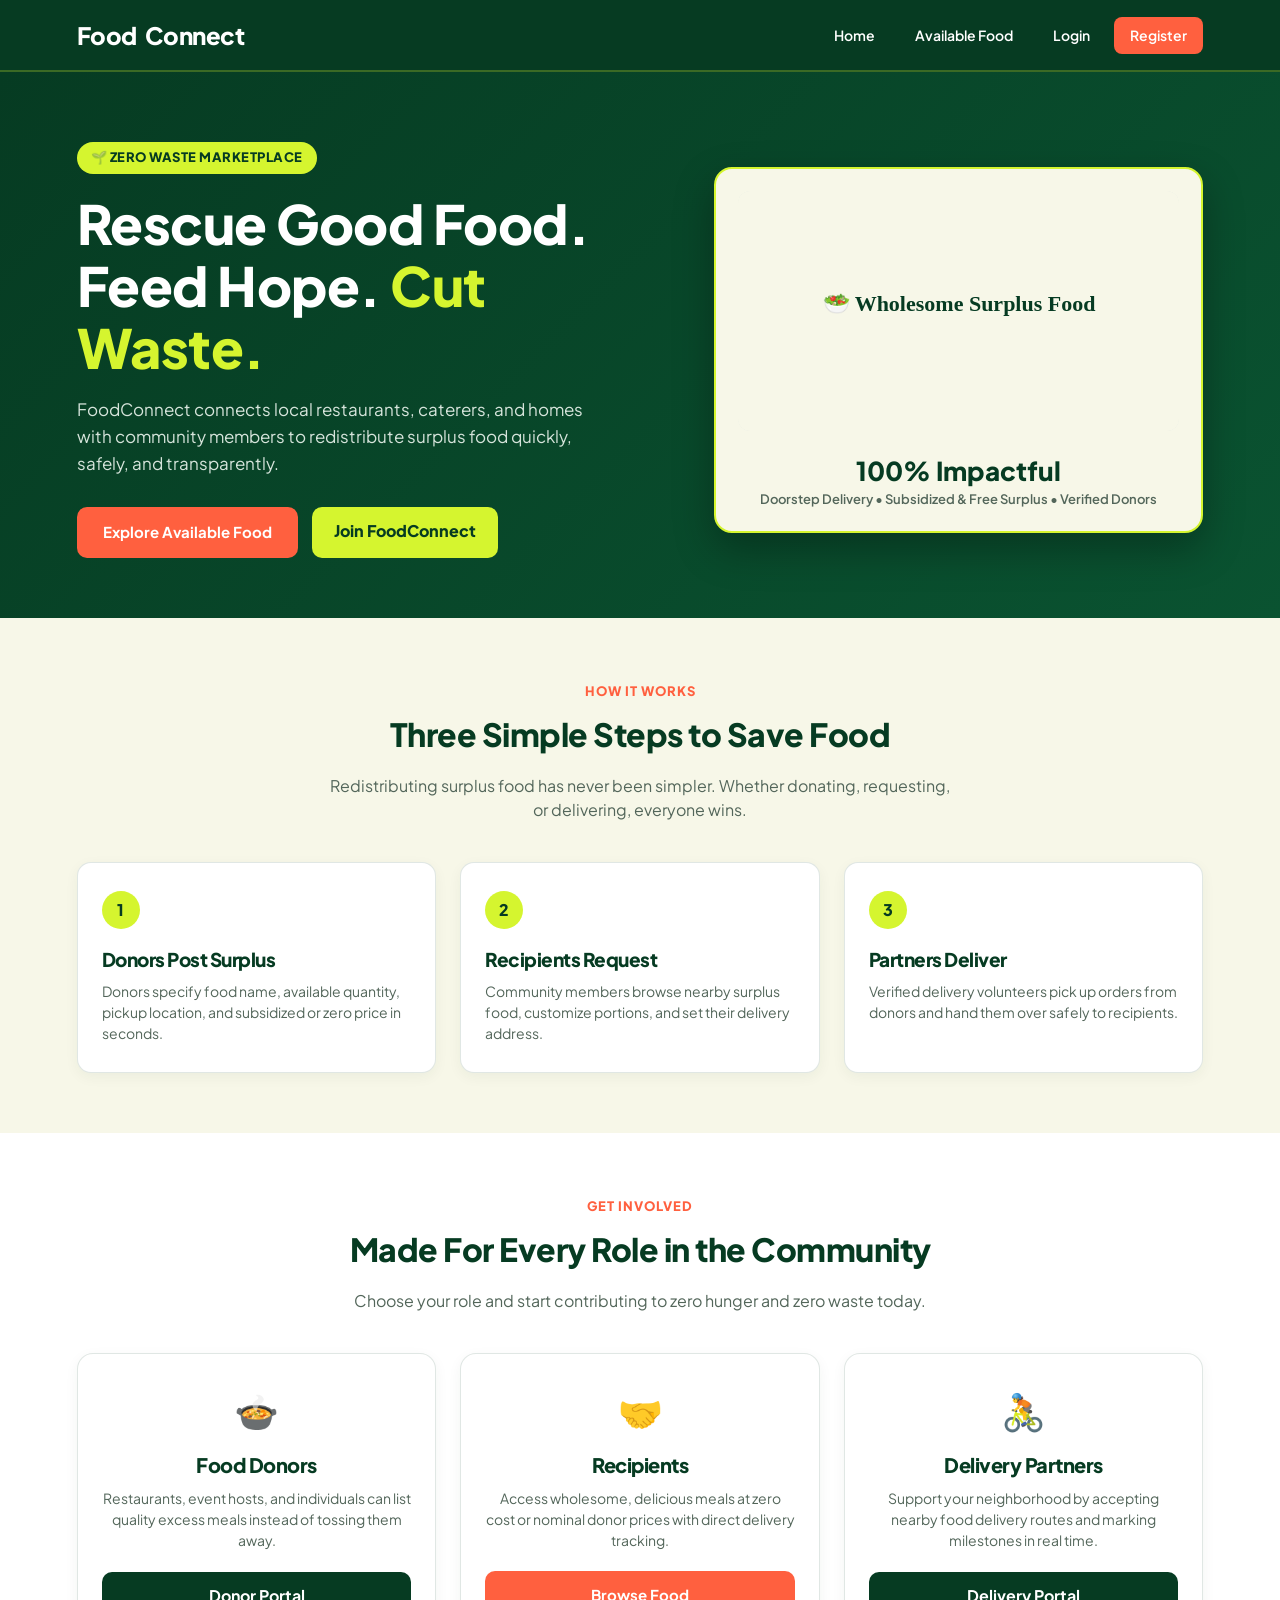
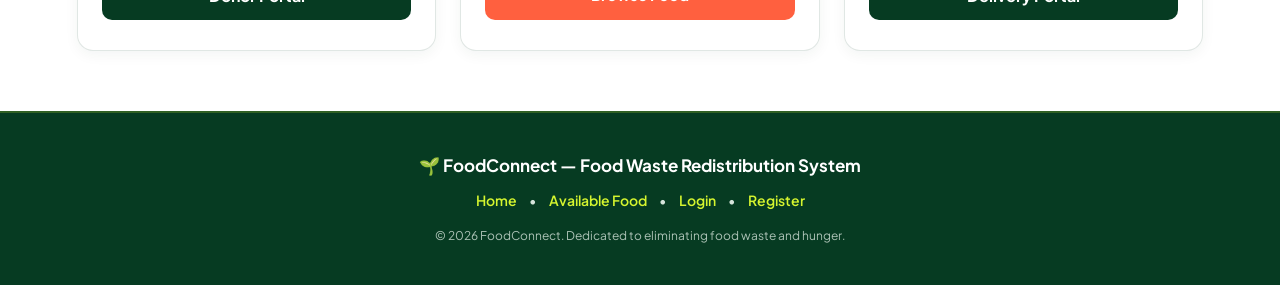
<file: src/main/webapp/index.html>
<!DOCTYPE html>
<html lang="en">
<head>
    <meta charset="UTF-8">
    <meta name="viewport" content="width=device-width, initial-scale=1.0">
    <title>FoodConnect - Food Waste Redistribution System</title>
    <link rel="stylesheet" href="css/common.css?v=3">
    <style>
        .hero {
            padding: 70px 6% 60px;
            background: linear-gradient(135deg, #063B22 0%, #0A5331 100%);
            color: #ffffff;
            display: grid;
            grid-template-columns: 1.1fr 0.9fr;
            align-items: center;
            gap: 40px;
        }
        .hero-badge {
            display: inline-block;
            background-color: var(--lime-green);
            color: var(--forest-green);
            font-weight: 800;
            font-size: 13px;
            padding: 6px 14px;
            border-radius: 20px;
            margin-bottom: 18px;
            letter-spacing: 0.5px;
            text-transform: uppercase;
        }
        .hero h1 {
            color: #ffffff;
            font-size: clamp(34px, 4.5vw, 54px);
            line-height: 1.15;
            margin-bottom: 18px;
        }
        .hero h1 span { color: var(--lime-green); }
        .hero p {
            color: #D6E4DB;
            font-size: 17px;
            line-height: 1.6;
            margin-bottom: 30px;
            max-width: 520px;
        }
        .hero-cta { display: flex; gap: 14px; flex-wrap: wrap; }
        .hero-img-box {
            background: var(--warm-cream);
            border-radius: 18px;
            padding: 22px;
            border: 2px solid var(--lime-green);
            box-shadow: 0 16px 40px rgba(0,0,0,0.3);
            text-align: center;
            color: var(--forest-green);
        }
        .hero-img-box img {
            width: 100%;
            height: 240px;
            object-fit: cover;
            border-radius: 12px;
            margin-bottom: 14px;
            background: #E8EDE4;
        }
        .hero-stat { font-size: 26px; font-weight: 800; color: var(--forest-green); }
        .hero-stat-label { font-size: 13px; color: var(--muted-text); font-weight: 600; }
        .section { padding: 60px 6%; text-align: center; }
        .section-tag { color: var(--coral-orange); font-weight: 800; font-size: 13px; text-transform: uppercase; letter-spacing: 1px; }
        .section h2 { font-size: 32px; margin: 8px 0 16px; }
        .section-sub { color: var(--muted-text); font-size: 16px; max-width: 620px; margin: 0 auto 40px; }
        .steps-grid { display: grid; grid-template-columns: repeat(auto-fit, minmax(260px, 1fr)); gap: 24px; text-align: left; }
        .step-card {
            background: #ffffff;
            border: 1.5px solid var(--card-border);
            border-radius: 14px;
            padding: 28px 24px;
            box-shadow: var(--shadow-sm);
            position: relative;
        }
        .step-num {
            background: var(--lime-green);
            color: var(--forest-green);
            width: 38px; height: 38px;
            border-radius: 50%;
            display: flex; align-items: center; justify-content: center;
            font-weight: 800; font-size: 16px;
            margin-bottom: 16px;
        }
        .step-card h3 { font-size: 19px; margin-bottom: 8px; }
        .step-card p { color: var(--muted-text); font-size: 14px; line-height: 1.5; }
        .roles-grid { display: grid; grid-template-columns: repeat(auto-fit, minmax(280px, 1fr)); gap: 24px; }
        .role-card {
            background: #ffffff;
            border-radius: 16px;
            padding: 30px 24px;
            border: 1.5px solid var(--card-border);
            box-shadow: var(--shadow-sm);
            display: flex; flex-direction: column; justify-content: space-between;
        }
        .role-icon { font-size: 36px; margin-bottom: 12px; }
        .role-card h3 { font-size: 20px; margin-bottom: 8px; }
        .role-card p { color: var(--muted-text); font-size: 14px; margin-bottom: 20px; flex-grow: 1; }
        footer {
            background: var(--forest-green);
            color: #D6E4DB;
            padding: 40px 6%;
            text-align: center;
            font-size: 14px;
            border-top: 2px solid rgba(213, 245, 47, 0.2);
        }
        footer a { color: var(--lime-green); text-decoration: none; margin: 0 10px; font-weight: 600; }
        @media (max-width: 820px) {
            .hero { grid-template-columns: 1fr; padding: 45px 6%; text-align: center; }
            .hero p { margin-left: auto; margin-right: auto; }
            .hero-cta { justify-content: center; }
        }
    </style>
</head>
<body>
    <nav class="navbar">
        <a href="index.html" class="nav-logo">Food<span>Connect</span></a>
        <div class="nav-links">
            <a href="index.html">Home</a>
            <a href="available-food.html">Available Food</a>
            <a href="login.html">Login</a>
            <a href="register.html" class="btn-primary" style="padding:8px 16px;width:auto;">Register</a>
        </div>
    </nav>

    <header class="hero">
        <div>
            <span class="hero-badge">🌱 Zero Waste Marketplace</span>
            <h1>Rescue Good Food.<br>Feed Hope. <span>Cut Waste.</span></h1>
            <p>FoodConnect connects local restaurants, caterers, and homes with community members to redistribute surplus food quickly, safely, and transparently.</p>
            <div class="hero-cta">
                <a href="available-food.html" class="btn-primary" style="width:auto;padding:14px 26px;">Explore Available Food</a>
                <a href="register.html" class="btn-lime" style="width:auto;">Join FoodConnect</a>
            </div>
        </div>
        <div class="hero-img-box">
            <img src="https://images.unsplash.com/photo-1546069901-ba9599a7e63c?w=600&auto=format&fit=crop&q=80" alt="Fresh Prepared Food" onerror="this.src='data:image/svg+xml;utf8,<svg xmlns=\'http://www.w3.org/2000/svg\' width=\'600\' height=\'240\' fill=\'%23063B22\'><rect width=\'100%25\' height=\'100%25\' fill=\'%23F7F7E8\'/><text x=\'50%25\' y=\'50%25\' font-size=\'22\' text-anchor=\'middle\' fill=\'%23063B22\' font-weight=\'bold\'>🥗 Wholesome Surplus Food</text></svg>'">
            <div class="hero-stat">100% Impactful</div>
            <div class="hero-stat-label">Doorstep Delivery • Subsidized & Free Surplus • Verified Donors</div>
        </div>
    </header>

    <section class="section">
        <span class="section-tag">How It Works</span>
        <h2>Three Simple Steps to Save Food</h2>
        <p class="section-sub">Redistributing surplus food has never been simpler. Whether donating, requesting, or delivering, everyone wins.</p>
        <div class="steps-grid">
            <div class="step-card">
                <div class="step-num">1</div>
                <h3>Donors Post Surplus</h3>
                <p>Donors specify food name, available quantity, pickup location, and subsidized or zero price in seconds.</p>
            </div>
            <div class="step-card">
                <div class="step-num">2</div>
                <h3>Recipients Request</h3>
                <p>Community members browse nearby surplus food, customize portions, and set their delivery address.</p>
            </div>
            <div class="step-card">
                <div class="step-num">3</div>
                <h3>Partners Deliver</h3>
                <p>Verified delivery volunteers pick up orders from donors and hand them over safely to recipients.</p>
            </div>
        </div>
    </section>

    <section class="section" style="background:#ffffff;">
        <span class="section-tag">Get Involved</span>
        <h2>Made For Every Role in the Community</h2>
        <p class="section-sub">Choose your role and start contributing to zero hunger and zero waste today.</p>
        <div class="roles-grid">
            <div class="role-card">
                <div class="role-icon">🍲</div>
                <h3>Food Donors</h3>
                <p>Restaurants, event hosts, and individuals can list quality excess meals instead of tossing them away.</p>
                <a href="login.html" class="btn-secondary">Donor Portal</a>
            </div>
            <div class="role-card">
                <div class="role-icon">🤝</div>
                <h3>Recipients</h3>
                <p>Access wholesome, delicious meals at zero cost or nominal donor prices with direct delivery tracking.</p>
                <a href="available-food.html" class="btn-primary">Browse Food</a>
            </div>
            <div class="role-card">
                <div class="role-icon">🚴</div>
                <h3>Delivery Partners</h3>
                <p>Support your neighborhood by accepting nearby food delivery routes and marking milestones in real time.</p>
                <a href="login.html" class="btn-secondary">Delivery Portal</a>
            </div>
        </div>
    </section>

    <footer>
        <p style="margin-bottom:12px;font-weight:700;color:#ffffff;font-size:17px;">🌱 FoodConnect — Food Waste Redistribution System</p>
        <p style="margin-bottom:16px;">
            <a href="index.html">Home</a> •
            <a href="available-food.html">Available Food</a> •
            <a href="login.html">Login</a> •
            <a href="register.html">Register</a>
        </p>
        <p style="font-size:12px;opacity:0.8;">© 2026 FoodConnect. Dedicated to eliminating food waste and hunger.</p>
    </footer>
</body>
</html>
</file>
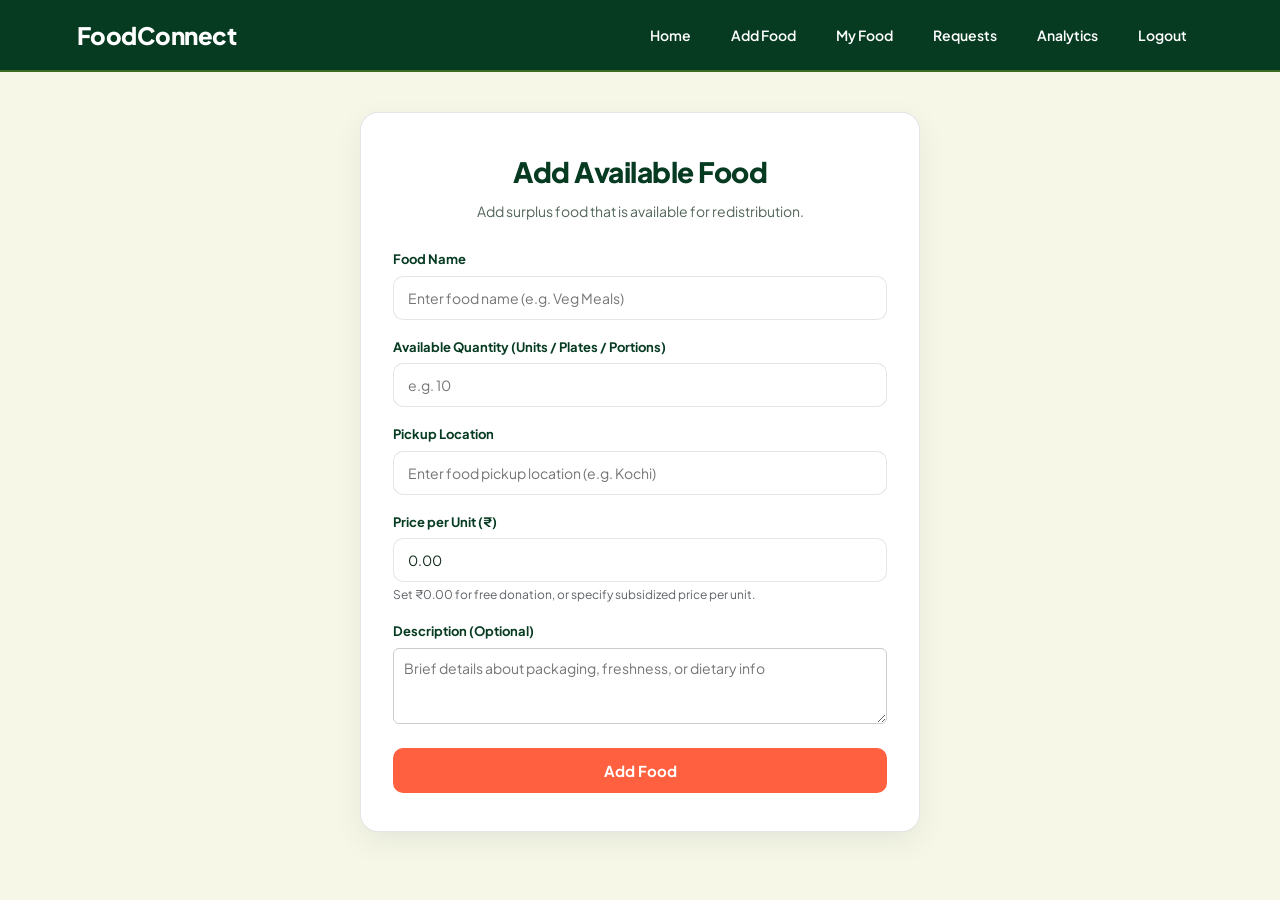
<file: src/main/webapp/add-food.html>
<!DOCTYPE html>
<html lang="en">
<head>
    <meta charset="UTF-8">
    <meta name="viewport" content="width=device-width, initial-scale=1.0">
    <meta http-equiv="Cache-Control" content="no-cache, no-store, must-revalidate">
    <meta http-equiv="Pragma" content="no-cache">
    <meta http-equiv="Expires" content="0">
    <title>FoodConnect - Add Food</title>
    <link rel="stylesheet" href="css/common.css?v=3">
    <link rel="stylesheet" href="css/add-food.css?v=3">
</head>

<body class="add-food-body">

    <nav class="navbar">
        <div class="nav-logo">FoodConnect</div>
        <div class="nav-links">
            <a href="donor-dashboard.html">Home</a>
            <a href="add-food.html">Add Food</a>
            <a href="my-food.html">My Food</a>
            <a href="donor-requests.html">Requests</a>
            <a href="smart-surplus.html">Analytics</a>
            <a href="login.html">Logout</a>
        </div>
    </nav>

    <div class="add-food-container">
        <div class="form-header">
            <h1>Add Available Food</h1>
            <p>Add surplus food that is available for redistribution.</p>
        </div>

        <form id="foodForm" action="add-food" method="post">
            <div class="input-group">
                <label for="foodName">Food Name</label>
                <input type="text" id="foodName" name="foodName" placeholder="Enter food name (e.g. Veg Meals)">
            </div>

            <div class="input-group">
                <label for="quantity">Available Quantity (Units / Plates / Portions)</label>
                <input type="number" id="quantity" name="quantity" min="1" step="1" placeholder="e.g. 10">
            </div>

            <div class="input-group">
                <label for="location">Pickup Location</label>
                <input type="text" id="location" name="location" placeholder="Enter food pickup location (e.g. Kochi)">
            </div>

            <div class="input-group">
                <label for="price">Price per Unit (₹)</label>
                <input type="number" id="price" name="price" min="0" step="0.50" value="0.00" placeholder="0.00 (Enter 0.00 for free donation)">
                <small style="color:#5f6368;font-size:12px;margin-top:4px;display:block;">Set ₹0.00 for free donation, or specify subsidized price per unit.</small>
            </div>

            <div class="input-group">
                <label for="description">Description (Optional)</label>
                <textarea id="description" name="description" rows="3" placeholder="Brief details about packaging, freshness, or dietary info" style="width:100%;padding:10px;border:1px solid #ccc;border-radius:6px;box-sizing:border-box;font-family:inherit;"></textarea>
            </div>

            <p id="foodMessage" class="food-message"></p>

            <button type="submit" class="food-btn">Add Food</button>
        </form>
    </div>

    <script>
    document.getElementById("foodForm").addEventListener("submit", function(event) {
        let foodName = document.getElementById("foodName").value.trim();
        let quantity = document.getElementById("quantity").value.trim();
        let location = document.getElementById("location").value.trim();
        let price = document.getElementById("price").value.trim();
        let foodMessage = document.getElementById("foodMessage");

        foodMessage.textContent = "";
        foodMessage.className = "food-message";

        if (foodName === "") {
            event.preventDefault();
            foodMessage.textContent = "Food name cannot be empty.";
            foodMessage.classList.add("error");
            return;
        }

        if (quantity === "" || isNaN(quantity) || parseInt(quantity) <= 0) {
            event.preventDefault();
            foodMessage.textContent = "Please enter a valid quantity greater than 0.";
            foodMessage.classList.add("error");
            return;
        }

        if (location === "") {
            event.preventDefault();
            foodMessage.textContent = "Pickup location cannot be empty.";
            foodMessage.classList.add("error");
            return;
        }

        if (price === "" || isNaN(price) || parseFloat(price) < 0) {
            event.preventDefault();
            foodMessage.textContent = "Price must be a valid non-negative number (e.g. 0.00 or higher).";
            foodMessage.classList.add("error");
            return;
        }
    });
    </script>
</body>
</html>
</file>
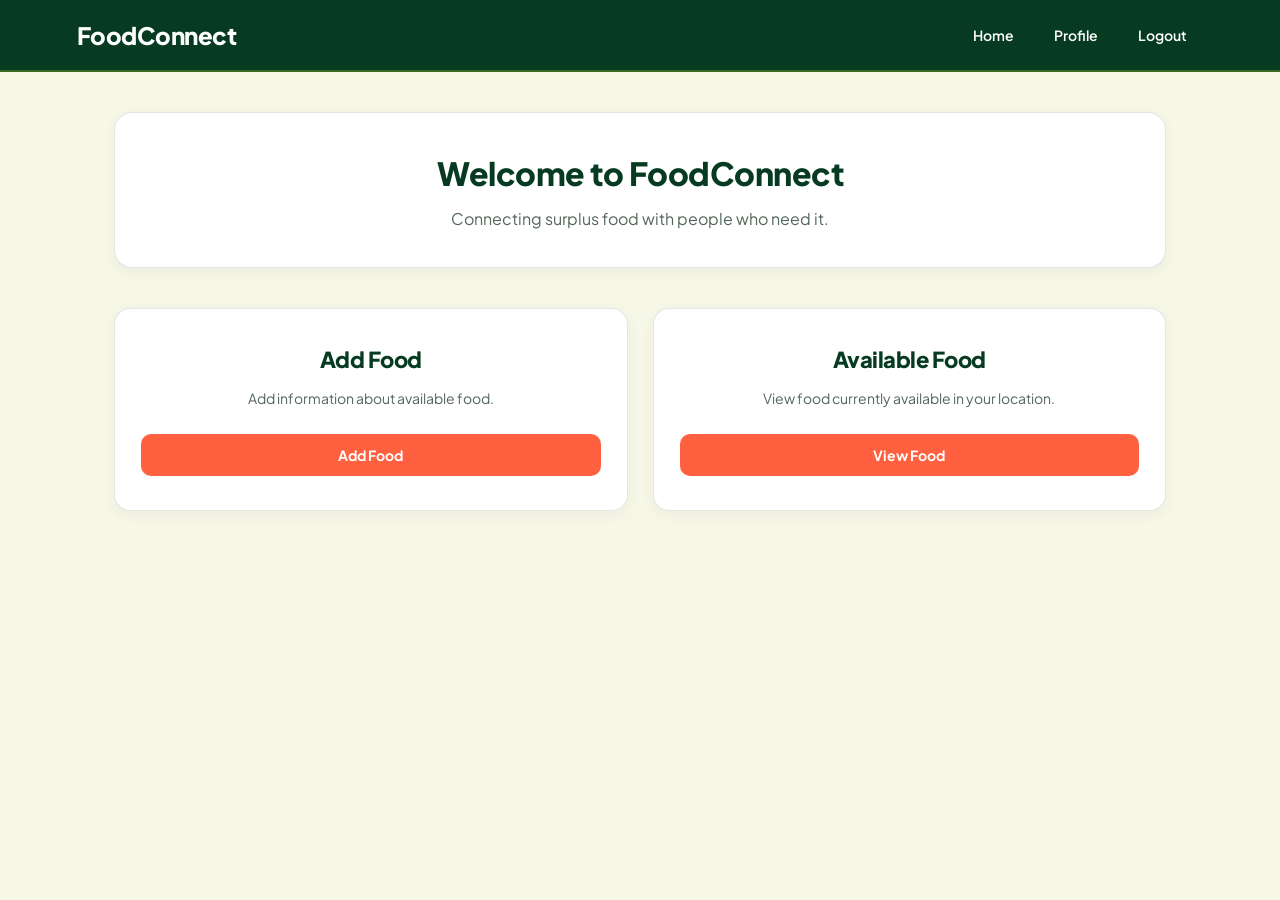
<file: src/main/webapp/dashboard.html>
<!DOCTYPE html>
<html lang="en">

<head>
    <meta charset="UTF-8">
    <meta name="viewport" content="width=device-width, initial-scale=1.0">

    <meta http-equiv="Cache-Control" content="no-cache, no-store, must-revalidate">
    <meta http-equiv="Pragma" content="no-cache">
    <meta http-equiv="Expires" content="0">
    <title>FoodConnect - Dashboard</title>

    <link rel="stylesheet" href="css/common.css?v=3">
    <link rel="stylesheet" href="css/dashboard.css?v=3"> 
</head>

<body class="dashboard-body">

    <nav class="navbar">

        <div class="nav-logo">
            FoodConnect
        </div>

        <div class="nav-links">
            <a href="#">Home</a>
            <a href="#">Profile</a>
            <a href="login.html">Logout</a>
        </div>

    </nav>


    <div class="dashboard-container">

        <div class="welcome-section">

            <h1>Welcome to FoodConnect</h1>

            <p>
                Connecting surplus food with people who need it.
            </p>

        </div>


        <div class="dashboard-cards">

            <div class="card">

                <h2>Add Food</h2>

                <p>
                    Add information about available food.
                </p>

                <button>
                    Add Food
                </button>

            </div>


            <div class="card">

                <h2>Available Food</h2>

                <p>
                    View food currently available in your location.
                </p>

                <button>
                    View Food
                </button>

            </div>


           

        </div>

    </div>

</body>

</html>
</file>
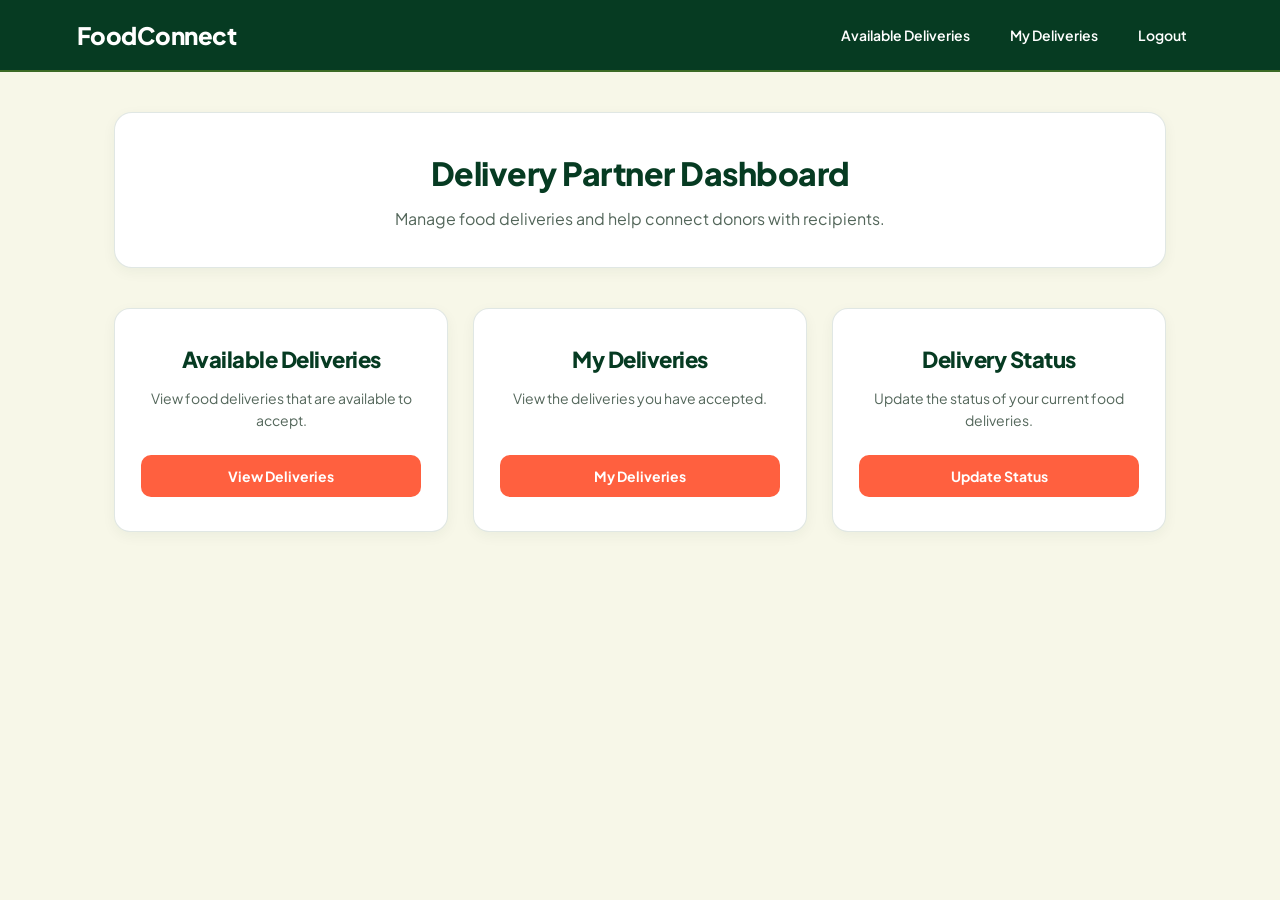
<file: src/main/webapp/delivery_dashboard.html>
<!DOCTYPE html>
<html lang="en">
<head>
    <meta charset="UTF-8">
    <meta name="viewport" content="width=device-width, initial-scale=1.0">

    <meta http-equiv="Cache-Control" content="no-cache, no-store, must-revalidate">
    <meta http-equiv="Pragma" content="no-cache">
    <meta http-equiv="Expires" content="0">
    <title>FoodConnect - Delivery Partner Dashboard</title>

    <link rel="stylesheet" href="css/common.css?v=3">
    <link rel="stylesheet" href="css/delivery_dashboard.css?v=3">
</head>

<body class="delivery-body">

    <nav class="navbar">
        <div class="nav-logo">FoodConnect</div>

        <div class="nav-links">
            <a href="available-deliveries.html">Available Deliveries</a>
            <a href="my-deliveries.html">My Deliveries</a>
            <a href="login.html">Logout</a>
        </div>
    </nav>


    <div class="dashboard-container">

        <div class="welcome-section">
            <h1>Delivery Partner Dashboard</h1>
            <p>Manage food deliveries and help connect donors with recipients.</p>
        </div>


        <div class="dashboard-cards">

            <div class="card">
                <h2>Available Deliveries</h2>

                <p>
                    View food deliveries that are available to accept.
                </p>

                <button onclick="location.href='available-deliveries.html'">
                    View Deliveries
                </button>
            </div>


            <div class="card">
                <h2>My Deliveries</h2>

                <p>
                    View the deliveries you have accepted.
                </p>

                <button onclick="location.href='my-deliveries.html'">
                    My Deliveries
                </button>
            </div>


            <div class="card">
                <h2>Delivery Status</h2>

                <p>
                    Update the status of your current food deliveries.
                </p>

                <button onclick="location.href='#'">
                    Update Status
                </button>
            </div>

        </div>

    </div>

</body>
</html>
</file>
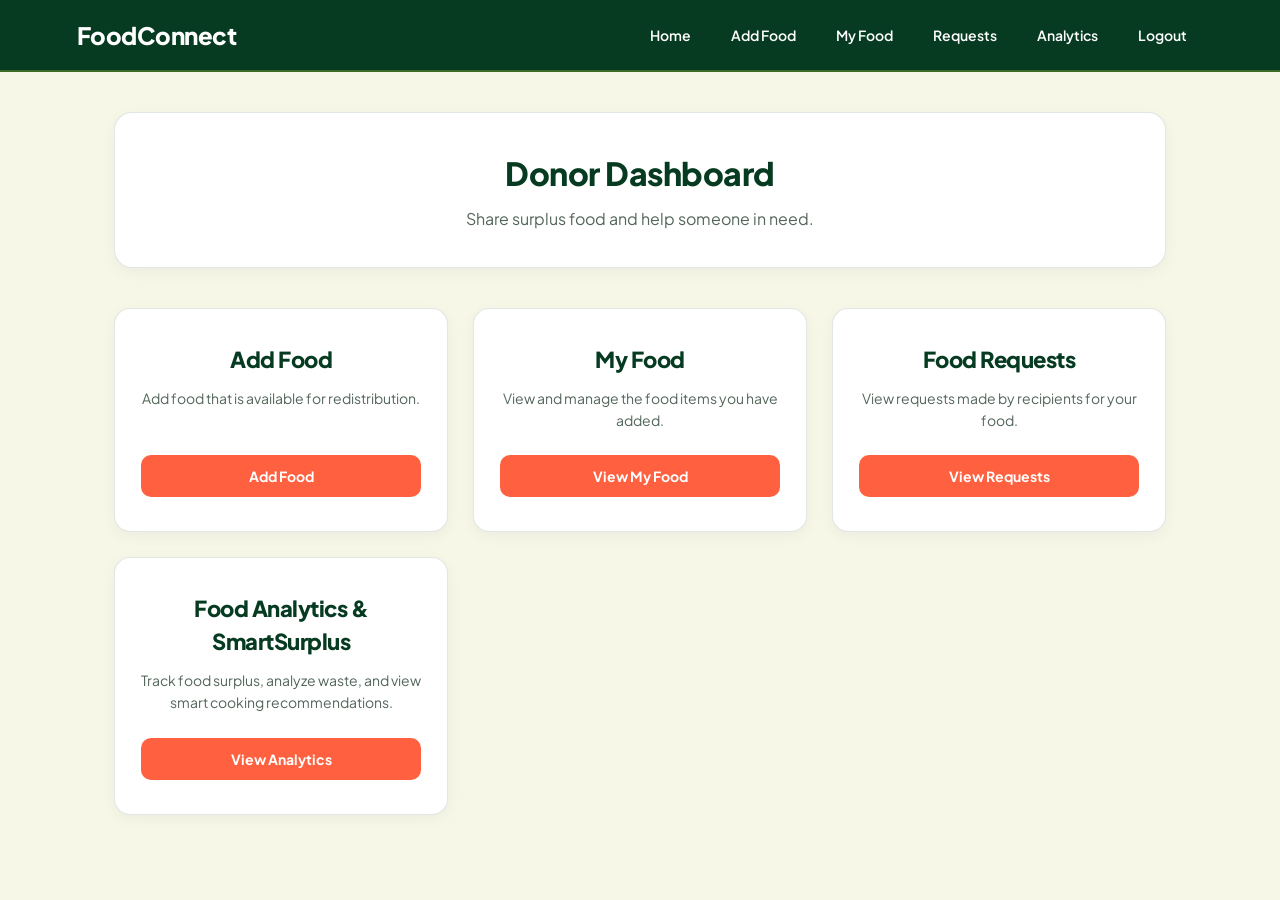
<file: src/main/webapp/donor-dashboard.html>
<!DOCTYPE html>
<html lang="en">
<head>
    <meta charset="UTF-8">
    <meta name="viewport" content="width=device-width, initial-scale=1.0">
    <meta http-equiv="Cache-Control" content="no-cache, no-store, must-revalidate">
    <meta http-equiv="Pragma" content="no-cache">
    <meta http-equiv="Expires" content="0">

    <title>FoodConnect - Donor Dashboard</title>

    <link rel="stylesheet" href="css/common.css?v=3">
    <link rel="stylesheet" href="css/donor_dashboard.css?v=3">
</head>

<body class="donor-body">

    <nav class="navbar">
        <div class="nav-logo">FoodConnect</div>

        <div class="nav-links">
            <a href="donor-dashboard.html">Home</a>
            <a href="add-food.html">Add Food</a>
            <a href="my-food.html">My Food</a>
            <a href="donor-requests.html">Requests</a>
            <a href="smart-surplus.html">Analytics</a>
            <a href="login.html">Logout</a>
        </div>
    </nav>


    <div class="dashboard-container">

        <div class="welcome-section">
            <h1>Donor Dashboard</h1>
            <p>Share surplus food and help someone in need.</p>
        </div>


        <div class="dashboard-cards">

            <div class="card">
                <h2>Add Food</h2>

                <p>
                    Add food that is available for redistribution.
                </p>

                <button onclick="location.href='add-food.html'">
                    Add Food
                </button>
            </div>


            <div class="card">
                <h2>My Food</h2>

                <p>
                    View and manage the food items you have added.
                </p>

                <button onclick="location.href='my-food.html'">
                    View My Food
                </button>
            </div>


            <div class="card">
                <h2>Food Requests</h2>

                <p>
                    View requests made by recipients for your food.
                </p>

                <button onclick="location.href='donor-requests.html'">
                    View Requests
                </button>
            </div>


            <div class="card">
                <h2>Food Analytics & SmartSurplus</h2>

                <p>
                    Track food surplus, analyze waste, and view smart cooking recommendations.
                </p>

                <button onclick="location.href='smart-surplus.html'">
                    View Analytics
                </button>
            </div>

        </div>

    </div>

</body>
</html>
</file>
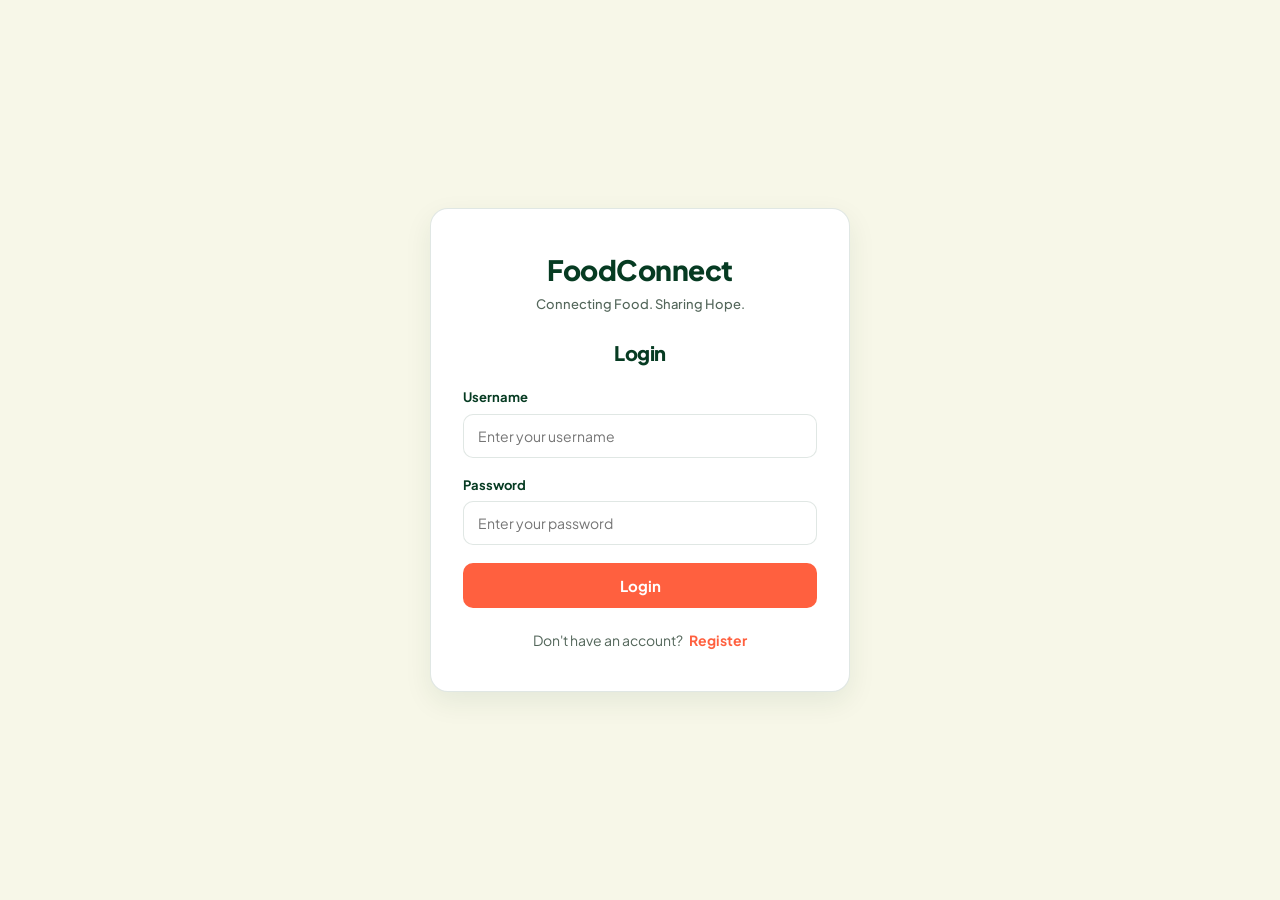
<file: src/main/webapp/login.html>
<!DOCTYPE html>
<html lang="en">

<head>
    <meta charset="UTF-8">
    <meta name="viewport" content="width=device-width, initial-scale=1.0">
    <meta http-equiv="Cache-Control" content="no-cache, no-store, must-revalidate">
    <meta http-equiv="Pragma" content="no-cache">
    <meta http-equiv="Expires" content="0">

    <title>FoodConnect - Login</title>

    <link rel="stylesheet" href="css/common.css?v=3">
    <link rel="stylesheet" href="css/login.css?v=3">
</head>

<body class="login-body">

    <div class="login-container">

        <div class="logo">
            <h1>FoodConnect</h1>
            <p>Connecting Food. Sharing Hope.</p>
        </div>

        <h2>Login</h2>

        <form id="loginForm" action="login" method="post">

            <div class="input-group">
                <label for="username">Username</label>

                <input type="text"
                  id="username"
                  name="username"
                  placeholder="Enter your username">
            </div>

            <div class="input-group">
                <label for="password">Password</label>

                <input type="password"
                       id="password"
                       name="password"
                       placeholder="Enter your password">
            </div>

            <p id="errorMessage" class="error-message"></p>

            <button type="submit" class="login-btn">
                Login
            </button>

        </form>

        <p class="register-text">
            Don't have an account?
            <a href="register.html">Register</a>
        </p>

    </div>


    <script>

    document.getElementById("loginForm").addEventListener("submit", function(event) {

        let username = document.getElementById("username").value.trim();
        let password = document.getElementById("password").value.trim();

        let errorMessage = document.getElementById("errorMessage");

        errorMessage.textContent = "";

        // Check empty username
        if (username === "") {
            event.preventDefault();
            errorMessage.textContent = "Username cannot be empty.";
            return;
        }

        // Check empty password
        if (password === "") {
            event.preventDefault();
            errorMessage.textContent = "Password cannot be empty.";
            return;
        }

        // If both fields are valid,
        // the form will submit to LoginServlet.

    });

</script>

</body>

</html>
</file>
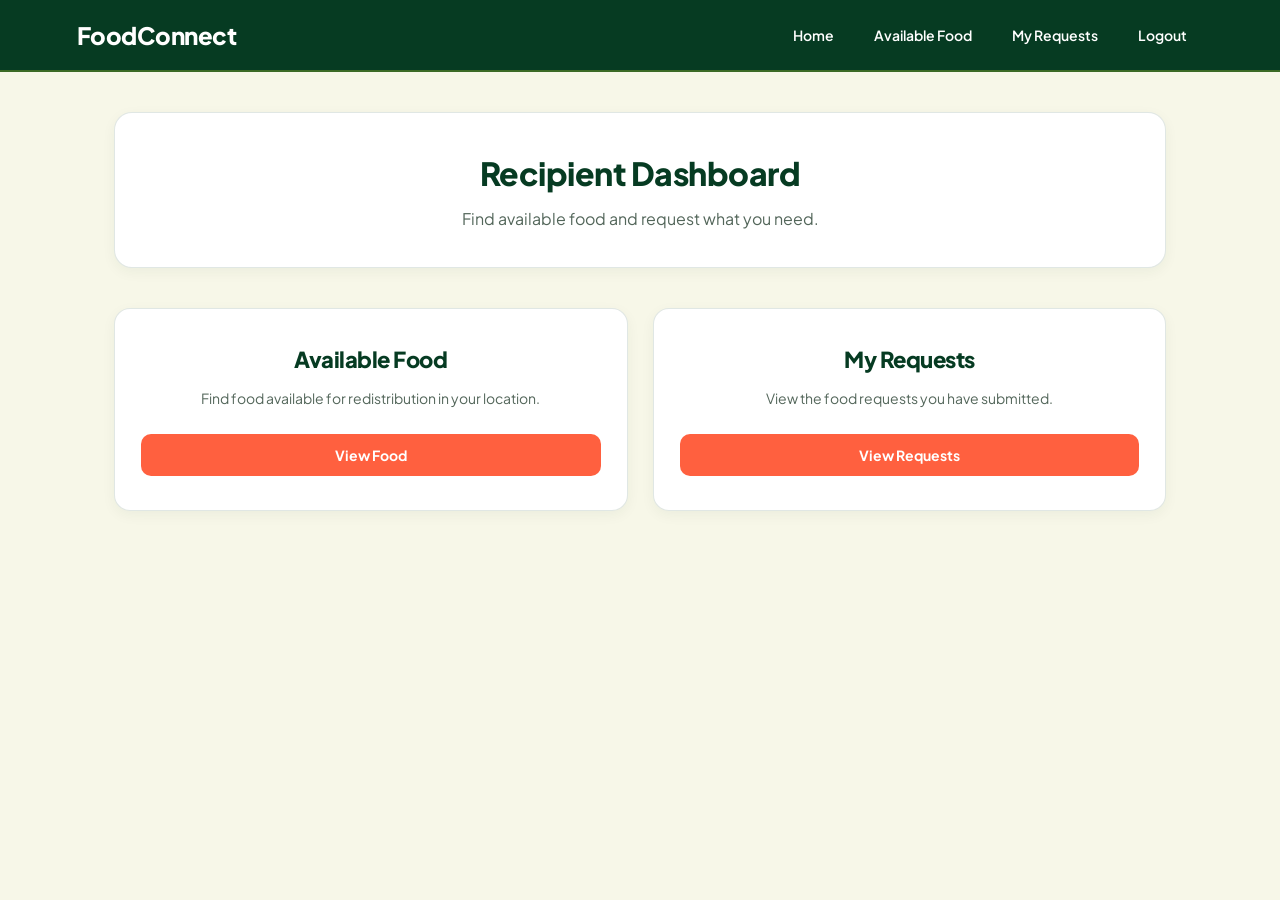
<file: src/main/webapp/recipient_dashboard.html>
<!DOCTYPE html>
<html lang="en">
<head>
    <meta charset="UTF-8">
    <meta name="viewport" content="width=device-width, initial-scale=1.0">
    <meta http-equiv="Cache-Control" content="no-cache, no-store, must-revalidate">
    <meta http-equiv="Pragma" content="no-cache">
    <meta http-equiv="Expires" content="0">

    <title>FoodConnect - Recipient Dashboard</title>

    <link rel="stylesheet" href="css/common.css?v=3">
    <link rel="stylesheet" href="css/recipient_dashboard.css?v=3">
</head>

<body class="recipient-body">

    <nav class="navbar">
        <div class="nav-logo">FoodConnect</div>

        <div class="nav-links">
            <a href="recipient_dashboard.html">Home</a>
            <a href="available-food.html">Available Food</a>
            <a href="my-requests.html">My Requests</a>
            <a href="login.html">Logout</a>
        </div>
    </nav>


    <div class="dashboard-container">

        <div class="welcome-section">
            <h1>Recipient Dashboard</h1>
            <p>Find available food and request what you need.</p>
        </div>


        <div class="dashboard-cards">

            <div class="card">
                <h2>Available Food</h2>

                <p>
                    Find food available for redistribution in your location.
                </p>

                <button onclick="location.href='available-food.html'">
                    View Food
                </button>
            </div>

            <div class="card">
                <h2>My Requests</h2>

                <p>
                    View the food requests you have submitted.
                </p>

                <button onclick="location.href='my-requests.html'">
                    View Requests
                </button>
            </div>

        </div>

    </div>

</body>
</html>
</file>
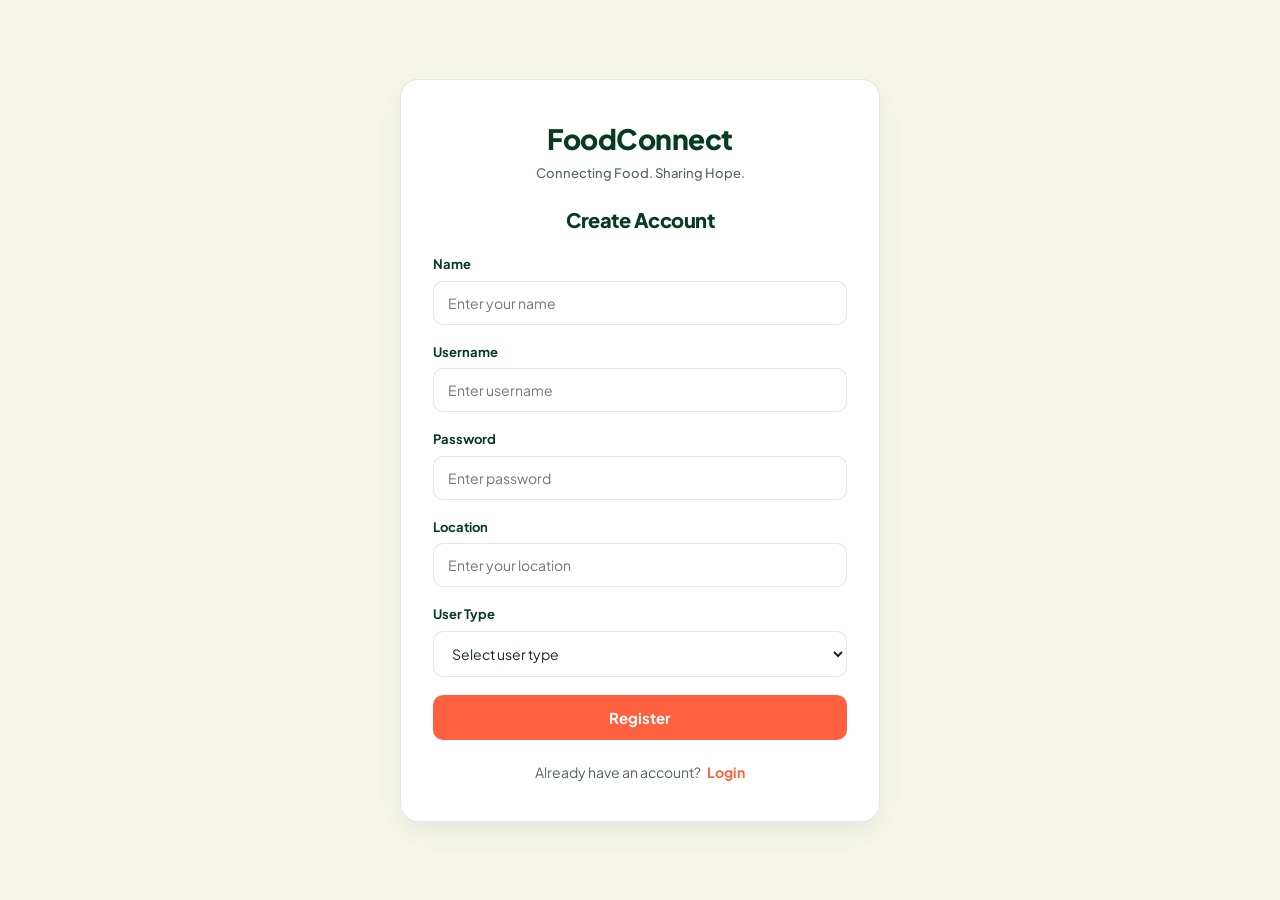
<file: src/main/webapp/register.html>
<!DOCTYPE html>
<html lang="en">

<head>
    <meta charset="UTF-8">
    <meta name="viewport" content="width=device-width, initial-scale=1.0">
    <meta http-equiv="Cache-Control" content="no-cache, no-store, must-revalidate">
    <meta http-equiv="Pragma" content="no-cache">
    <meta http-equiv="Expires" content="0">

    <title>FoodConnect - Registration</title>

    <link rel="stylesheet" href="css/common.css?v=3">
    <link rel="stylesheet" href="css/register.css?v=3">
</head>

<body class="register-body">

    <div class="register-container">

        <div class="logo">
            <h1>FoodConnect</h1>
            <p>Connecting Food. Sharing Hope.</p>
        </div>

        <h2>Create Account</h2>

        <form id="registerForm" action="register" method="post">

            <div class="input-group">
                <label for="name">Name</label>

                <input type="text"
                       id="name"
                       name="name"
                       placeholder="Enter your name">
            </div>

            <div class="input-group">
                <label for="username">Username</label>

                <input type="text"
                       id="username"
                       name="username"
                       placeholder="Enter username">
            </div>

            <div class="input-group">
                <label for="password">Password</label>

                <input type="password"
                       id="password"
                       name="password"
                       placeholder="Enter password">
            </div>

            <div class="input-group">
                <label for="location">Location</label>

                <input type="text"
                       id="location"
                       name="location"
                       placeholder="Enter your location">
            </div>

            <div class="input-group">
                <label for="userType">User Type</label>

                <select id="userType" name="userType">

                    <option value="">Select user type</option>
                    <option value="Donor">Donor</option>
                    <option value="Delivery Partner">Delivery Partner</option>
                    <option value="Recipient">Recipient</option>

                </select>
            </div>

            <p id="registerMessage" class="error-message"></p>

            <button type="submit" class="login-btn">
                Register
            </button>

        </form>

        <p class="register-text">
            Already have an account?
            <a href="login.html">Login</a>
        </p>

    </div>


   <script>

document.getElementById("registerForm").addEventListener("submit", function(event) {

    let name = document.getElementById("name").value.trim();
    let username = document.getElementById("username").value.trim();
    let password = document.getElementById("password").value.trim();
    let location = document.getElementById("location").value.trim();
    let userType = document.getElementById("userType").value;

    let registerMessage = document.getElementById("registerMessage");

    registerMessage.textContent = "";
    registerMessage.style.color = "#d32f2f";


    // Name validation
    if (name === "") {
        event.preventDefault();
        registerMessage.textContent = "Name cannot be empty.";
        return;
    }

    if (!/^[A-Za-z ]+$/.test(name)) {
        event.preventDefault();
        registerMessage.textContent =
            "Name should contain only letters and spaces.";
        return;
    }


    // Username validation
    if (username === "") {
        event.preventDefault();
        registerMessage.textContent = "Username cannot be empty.";
        return;
    }

    if (!/^[A-Za-z0-9_]{4,20}$/.test(username)) {
        event.preventDefault();
        registerMessage.textContent =
            "Username must contain 4-20 characters and can use letters, numbers, and underscore.";
        return;
    }


    // Password validation
    if (password === "") {
        event.preventDefault();
        registerMessage.textContent = "Password cannot be empty.";
        return;
    }

    if (password.length < 5) {
        event.preventDefault();
        registerMessage.textContent =
            "Password must contain at least 5 characters.";
        return;
    }


    // Location validation
    if (location === "") {
        event.preventDefault();
        registerMessage.textContent = "Location cannot be empty.";
        return;
    }


    // User type validation
    if (userType === "") {
        event.preventDefault();
        registerMessage.textContent =
            "Please select a user type.";
        return;
    }

    // If all validation passes,
    // the form will be submitted to RegisterServlet.

});

</script>

</body>

</html>
</file>
<file: src/main/webapp/css/common.css>
@import url('https://fonts.googleapis.com/css2?family=Plus+Jakarta+Sans:wght@400;500;600;700;800&display=swap');

:root {
    --forest-green: #063B22;
    --forest-dark: #032415;
    --lime-green: #D5F52F;
    --lime-soft: #EEF8A1;
    --warm-cream: #F7F7E8;
    --coral-orange: #FF603F;
    --coral-hover: #E64A2A;
    --white: #FFFFFF;
    --muted-text: #53665A;
    --dark-text: #172B1E;
    --card-border: rgba(6, 59, 34, 0.12);
    --shadow-sm: 0 4px 14px rgba(6, 59, 34, 0.05);
    --shadow-md: 0 10px 28px rgba(6, 59, 34, 0.08);
}

* {
    margin: 0;
    padding: 0;
    box-sizing: border-box;
}

body {
    font-family: 'Plus Jakarta Sans', system-ui, -apple-system, sans-serif;
    background-color: var(--warm-cream);
    color: var(--dark-text);
    min-height: 100vh;
    line-height: 1.5;
}

/* Navigation Bar */
.navbar {
    min-height: 72px;
    background-color: var(--forest-green);
    color: var(--white);
    display: flex;
    align-items: center;
    justify-content: space-between;
    padding: 12px 6%;
    border-bottom: 2px solid rgba(213, 245, 47, 0.25);
    flex-wrap: wrap;
    gap: 12px;
}

.nav-logo {
    font-size: 24px;
    font-weight: 800;
    color: var(--white);
    letter-spacing: -0.5px;
    display: flex;
    align-items: center;
    gap: 8px;
    text-decoration: none;
}

.nav-links {
    display: flex;
    align-items: center;
    gap: 8px;
    flex-wrap: wrap;
}

.nav-links a {
    color: var(--white);
    text-decoration: none;
    font-weight: 600;
    font-size: 14px;
    padding: 8px 16px;
    border-radius: 8px;
    transition: all 0.2s ease;
}

.nav-links a:hover {
    background-color: rgba(255, 255, 255, 0.14);
    color: var(--lime-green);
}

/* Typography & Headers */
h1, h2, h3 {
    font-weight: 800;
    color: var(--forest-green);
    letter-spacing: -0.5px;
}

/* Standard Inputs & Controls */
.input-group {
    margin-bottom: 18px;
    text-align: left;
}

.input-group label {
    display: block;
    margin-bottom: 6px;
    font-weight: 700;
    font-size: 13px;
    color: var(--forest-green);
}

.input-group input,
.input-group select,
.input-group textarea {
    width: 100%;
    padding: 12px 14px;
    border: 1.5px solid var(--card-border);
    border-radius: 10px;
    font-size: 14px;
    font-family: inherit;
    background-color: var(--white);
    color: var(--dark-text);
    transition: border-color 0.2s, box-shadow 0.2s;
}

.input-group input:focus,
.input-group select:focus,
.input-group textarea:focus {
    outline: none;
    border-color: var(--forest-green);
    box-shadow: 0 0 0 3px rgba(6, 59, 34, 0.12);
}

/* Primary Action Buttons */
.login-btn,
.food-btn,
.btn-primary {
    width: 100%;
    padding: 13px 20px;
    background-color: var(--coral-orange);
    color: var(--white);
    border: none;
    border-radius: 10px;
    font-size: 15px;
    font-weight: 700;
    cursor: pointer;
    font-family: inherit;
    transition: all 0.2s ease;
    text-align: center;
    text-decoration: none;
    display: inline-block;
}

.login-btn:hover,
.food-btn:hover,
.btn-primary:hover {
    background-color: var(--coral-hover);
    transform: translateY(-1px);
    box-shadow: 0 6px 18px rgba(255, 96, 63, 0.28);
}

.btn-secondary {
    background-color: var(--forest-green);
    color: var(--white);
    padding: 12px 20px;
    border-radius: 10px;
    font-weight: 700;
    border: none;
    cursor: pointer;
    font-family: inherit;
    text-decoration: none;
    transition: background 0.2s;
}

.btn-secondary:hover {
    background-color: var(--forest-dark);
}

.btn-lime {
    background-color: var(--lime-green);
    color: var(--forest-green);
    padding: 12px 22px;
    border-radius: 10px;
    font-weight: 800;
    border: none;
    cursor: pointer;
    font-family: inherit;
    text-decoration: none;
    transition: all 0.2s;
}

.btn-lime:hover {
    filter: brightness(1.05);
    transform: translateY(-1px);
}

/* Badges & Status */
.status-badge {
    display: inline-block;
    padding: 5px 12px;
    border-radius: 20px;
    font-size: 12px;
    font-weight: 700;
    background-color: #FEF3C7;
    color: #92400E;
    border: 1px solid #FCD34D;
}

.status-badge.assigned {
    background-color: #E0F2FE;
    color: #0369A1;
    border: 1px solid #BAE6FD;
}

.status-badge.delivered {
    background-color: #DCFCE7;
    color: #15803D;
    border: 1px solid #86EFAC;
}

.payment-badge {
    background-color: var(--lime-green);
    color: var(--forest-green);
    font-weight: 800;
    padding: 3px 9px;
    border-radius: 6px;
    font-size: 12px;
    display: inline-block;
}

/* Messages */
.error-message {
    color: #DC2626;
    background: #FEE2E2;
    padding: 10px 14px;
    border-radius: 8px;
    font-size: 13px;
    font-weight: 600;
    margin-bottom: 16px;
    text-align: center;
}

.error-message:empty {
    display: none;
}
</file>
<file: src/main/webapp/css/add-food.css>
.add-food-body {
    background-color: var(--warm-cream);
    min-height: 100vh;
}

.add-food-container {
    width: 90%;
    max-width: 560px;
    margin: 40px auto;
    background-color: var(--white);
    padding: 38px 32px;
    border-radius: 18px;
    border: 1.5px solid var(--card-border);
    box-shadow: var(--shadow-md);
}

.form-header {
    text-align: center;
    margin-bottom: 28px;
}

.form-header h1 {
    color: var(--forest-green);
    font-size: 28px;
    margin-bottom: 8px;
}

.form-header p {
    color: var(--muted-text);
    font-size: 14px;
}

.food-message {
    text-align: center;
    margin-bottom: 16px;
    font-size: 13px;
    padding: 8px 12px;
    border-radius: 8px;
    display: none;
}

.food-message.error {
    color: #DC2626;
    background-color: #FEE2E2;
    border: 1px solid #FCA5A5;
    display: block;
}

.food-message.success {
    color: #15803D;
    background-color: #DCFCE7;
    border: 1px solid #86EFAC;
    font-weight: 700;
    display: block;
}

.food-btn {
    width: 100%;
    padding: 13px 20px;
    background-color: var(--coral-orange);
    color: var(--white);
    border: none;
    border-radius: 10px;
    font-size: 15px;
    font-weight: 700;
    cursor: pointer;
    font-family: inherit;
    transition: all 0.2s ease;
}

.food-btn:hover {
    background-color: var(--coral-hover);
    transform: translateY(-1px);
    box-shadow: 0 4px 14px rgba(255, 96, 63, 0.25);
}
</file>
<file: src/main/webapp/css/dashboard.css>
.dashboard-body {
    background-color: var(--warm-cream);
    min-height: 100vh;
}

.dashboard-container {
    max-width: 1100px;
    margin: 40px auto;
    padding: 0 24px;
}

.welcome-section {
    text-align: center;
    margin-bottom: 40px;
    background: var(--white);
    border: 1.5px solid var(--card-border);
    border-radius: 18px;
    padding: 36px 24px;
    box-shadow: var(--shadow-sm);
}

.welcome-section h1 {
    color: var(--forest-green);
    font-size: 32px;
    margin-bottom: 10px;
}

.welcome-section p {
    color: var(--muted-text);
    font-size: 16px;
    max-width: 600px;
    margin: 0 auto;
}

.dashboard-cards {
    display: grid;
    grid-template-columns: repeat(auto-fit, minmax(280px, 1fr));
    gap: 25px;
}

.card {
    background-color: var(--white);
    padding: 34px 26px;
    border-radius: 16px;
    border: 1.5px solid var(--card-border);
    box-shadow: var(--shadow-sm);
    text-align: center;
    display: flex;
    flex-direction: column;
    justify-content: space-between;
    transition: transform 0.2s ease, box-shadow 0.2s ease, border-color 0.2s ease;
}

.card:hover {
    transform: translateY(-3px);
    box-shadow: var(--shadow-md);
    border-color: var(--forest-green);
}

.card h2 {
    color: var(--forest-green);
    font-size: 22px;
    margin-bottom: 12px;
}

.card p {
    color: var(--muted-text);
    line-height: 1.55;
    margin-bottom: 24px;
    font-size: 14px;
    flex-grow: 1;
}

.card button {
    width: 100%;
    padding: 12px 20px;
    background-color: var(--coral-orange);
    color: var(--white);
    border: none;
    border-radius: 10px;
    font-weight: 700;
    font-size: 14px;
    cursor: pointer;
    font-family: inherit;
    transition: all 0.2s ease;
}

.card button:hover {
    background-color: var(--coral-hover);
    transform: translateY(-1px);
    box-shadow: 0 4px 14px rgba(255, 96, 63, 0.25);
}
</file>
<file: src/main/webapp/css/delivery_dashboard.css>
.delivery-body {
    background-color: var(--warm-cream);
    min-height: 100vh;
}

.dashboard-container {
    max-width: 1100px;
    margin: 40px auto;
    padding: 0 24px;
}

.welcome-section {
    text-align: center;
    margin-bottom: 40px;
    background: var(--white);
    border: 1.5px solid var(--card-border);
    border-radius: 18px;
    padding: 36px 24px;
    box-shadow: var(--shadow-sm);
}

.welcome-section h1 {
    color: var(--forest-green);
    font-size: 32px;
    margin-bottom: 10px;
}

.welcome-section p {
    color: var(--muted-text);
    font-size: 16px;
    max-width: 600px;
    margin: 0 auto;
}

.dashboard-cards {
    display: grid;
    grid-template-columns: repeat(auto-fit, minmax(280px, 1fr));
    gap: 25px;
}

.card {
    background-color: var(--white);
    padding: 34px 26px;
    border-radius: 16px;
    border: 1.5px solid var(--card-border);
    box-shadow: var(--shadow-sm);
    text-align: center;
    display: flex;
    flex-direction: column;
    justify-content: space-between;
    transition: transform 0.2s ease, box-shadow 0.2s ease, border-color 0.2s ease;
}

.card:hover {
    transform: translateY(-3px);
    box-shadow: var(--shadow-md);
    border-color: var(--forest-green);
}

.card h2 {
    color: var(--forest-green);
    font-size: 22px;
    margin-bottom: 12px;
}

.card p {
    color: var(--muted-text);
    line-height: 1.55;
    margin-bottom: 24px;
    font-size: 14px;
    flex-grow: 1;
}

.card button {
    width: 100%;
    padding: 12px 20px;
    background-color: var(--coral-orange);
    color: var(--white);
    border: none;
    border-radius: 10px;
    font-weight: 700;
    font-size: 14px;
    cursor: pointer;
    font-family: inherit;
    transition: all 0.2s ease;
}

.card button:hover {
    background-color: var(--coral-hover);
    transform: translateY(-1px);
    box-shadow: 0 4px 14px rgba(255, 96, 63, 0.25);
}
</file>
<file: src/main/webapp/css/donor_dashboard.css>
.donor-body {
    background-color: var(--warm-cream);
    min-height: 100vh;
}

.dashboard-container {
    max-width: 1100px;
    margin: 40px auto;
    padding: 0 24px;
}

.welcome-section {
    text-align: center;
    margin-bottom: 40px;
    background: var(--white);
    border: 1.5px solid var(--card-border);
    border-radius: 18px;
    padding: 36px 24px;
    box-shadow: var(--shadow-sm);
}

.welcome-section h1 {
    color: var(--forest-green);
    font-size: 32px;
    margin-bottom: 10px;
}

.welcome-section p {
    color: var(--muted-text);
    font-size: 16px;
    max-width: 600px;
    margin: 0 auto;
}

.dashboard-cards {
    display: grid;
    grid-template-columns: repeat(auto-fit, minmax(280px, 1fr));
    gap: 25px;
}

.card {
    background-color: var(--white);
    padding: 34px 26px;
    border-radius: 16px;
    border: 1.5px solid var(--card-border);
    box-shadow: var(--shadow-sm);
    text-align: center;
    display: flex;
    flex-direction: column;
    justify-content: space-between;
    transition: transform 0.2s ease, box-shadow 0.2s ease, border-color 0.2s ease;
}

.card:hover {
    transform: translateY(-3px);
    box-shadow: var(--shadow-md);
    border-color: var(--forest-green);
}

.card h2 {
    color: var(--forest-green);
    font-size: 22px;
    margin-bottom: 12px;
}

.card p {
    color: var(--muted-text);
    line-height: 1.55;
    margin-bottom: 24px;
    font-size: 14px;
    flex-grow: 1;
}

.card button {
    width: 100%;
    padding: 12px 20px;
    background-color: var(--coral-orange);
    color: var(--white);
    border: none;
    border-radius: 10px;
    font-weight: 700;
    font-size: 14px;
    cursor: pointer;
    font-family: inherit;
    transition: all 0.2s ease;
}

.card button:hover {
    background-color: var(--coral-hover);
    transform: translateY(-1px);
    box-shadow: 0 4px 14px rgba(255, 96, 63, 0.25);
}
</file>
<file: src/main/webapp/css/login.css>
.login-body {
    min-height: 100vh;
    display: flex;
    justify-content: center;
    align-items: center;
    background-color: var(--warm-cream);
    padding: 30px 20px;
}

.login-container {
    width: 100%;
    max-width: 420px;
    background-color: var(--white);
    padding: 40px 32px;
    border-radius: 18px;
    border: 1.5px solid var(--card-border);
    box-shadow: var(--shadow-md);
}

.login-container .logo {
    text-align: center;
    margin-bottom: 24px;
}

.login-container .logo h1 {
    font-size: 28px;
    color: var(--forest-green);
    letter-spacing: -0.5px;
}

.login-container .logo p {
    color: var(--muted-text);
    font-size: 13px;
    font-weight: 500;
    margin-top: 4px;
}

.login-container h2 {
    font-size: 20px;
    margin-bottom: 20px;
    text-align: center;
    color: var(--forest-green);
}

.register-text {
    text-align: center;
    margin-top: 22px;
    font-size: 14px;
    color: var(--muted-text);
}

.register-text a {
    color: var(--coral-orange);
    text-decoration: none;
    font-weight: 700;
    margin-left: 4px;
}

.register-text a:hover {
    text-decoration: underline;
}
</file>
<file: src/main/webapp/css/recipient_dashboard.css>
.recipient-body {
    background-color: var(--warm-cream);
    min-height: 100vh;
}

.dashboard-container {
    max-width: 1100px;
    margin: 40px auto;
    padding: 0 24px;
}

.welcome-section {
    text-align: center;
    margin-bottom: 40px;
    background: var(--white);
    border: 1.5px solid var(--card-border);
    border-radius: 18px;
    padding: 36px 24px;
    box-shadow: var(--shadow-sm);
}

.welcome-section h1 {
    color: var(--forest-green);
    font-size: 32px;
    margin-bottom: 10px;
}

.welcome-section p {
    color: var(--muted-text);
    font-size: 16px;
    max-width: 600px;
    margin: 0 auto;
}

.dashboard-cards {
    display: grid;
    grid-template-columns: repeat(auto-fit, minmax(280px, 1fr));
    gap: 25px;
}

.card {
    background-color: var(--white);
    padding: 34px 26px;
    border-radius: 16px;
    border: 1.5px solid var(--card-border);
    box-shadow: var(--shadow-sm);
    text-align: center;
    display: flex;
    flex-direction: column;
    justify-content: space-between;
    transition: transform 0.2s ease, box-shadow 0.2s ease, border-color 0.2s ease;
}

.card:hover {
    transform: translateY(-3px);
    box-shadow: var(--shadow-md);
    border-color: var(--forest-green);
}

.card h2 {
    color: var(--forest-green);
    font-size: 22px;
    margin-bottom: 12px;
}

.card p {
    color: var(--muted-text);
    line-height: 1.55;
    margin-bottom: 24px;
    font-size: 14px;
    flex-grow: 1;
}

.card button {
    width: 100%;
    padding: 12px 20px;
    background-color: var(--coral-orange);
    color: var(--white);
    border: none;
    border-radius: 10px;
    font-weight: 700;
    font-size: 14px;
    cursor: pointer;
    font-family: inherit;
    transition: all 0.2s ease;
}

.card button:hover {
    background-color: var(--coral-hover);
    transform: translateY(-1px);
    box-shadow: 0 4px 14px rgba(255, 96, 63, 0.25);
}
</file>
<file: src/main/webapp/css/register.css>
.register-body {
    min-height: 100vh;
    display: flex;
    justify-content: center;
    align-items: center;
    background-color: var(--warm-cream);
    padding: 35px 20px;
}

.register-container {
    width: 100%;
    max-width: 480px;
    background-color: var(--white);
    padding: 38px 32px;
    border-radius: 18px;
    border: 1.5px solid var(--card-border);
    box-shadow: var(--shadow-md);
}

.register-container .logo {
    text-align: center;
    margin-bottom: 22px;
}

.register-container .logo h1 {
    font-size: 28px;
    color: var(--forest-green);
    letter-spacing: -0.5px;
}

.register-container .logo p {
    color: var(--muted-text);
    font-size: 13px;
    font-weight: 500;
    margin-top: 4px;
}

.register-container h2 {
    font-size: 20px;
    margin-bottom: 20px;
    text-align: center;
    color: var(--forest-green);
}

.register-text {
    text-align: center;
    margin-top: 22px;
    font-size: 14px;
    color: var(--muted-text);
}

.register-text a {
    color: var(--coral-orange);
    text-decoration: none;
    font-weight: 700;
    margin-left: 4px;
}

.register-text a:hover {
    text-decoration: underline;
}
</file>
